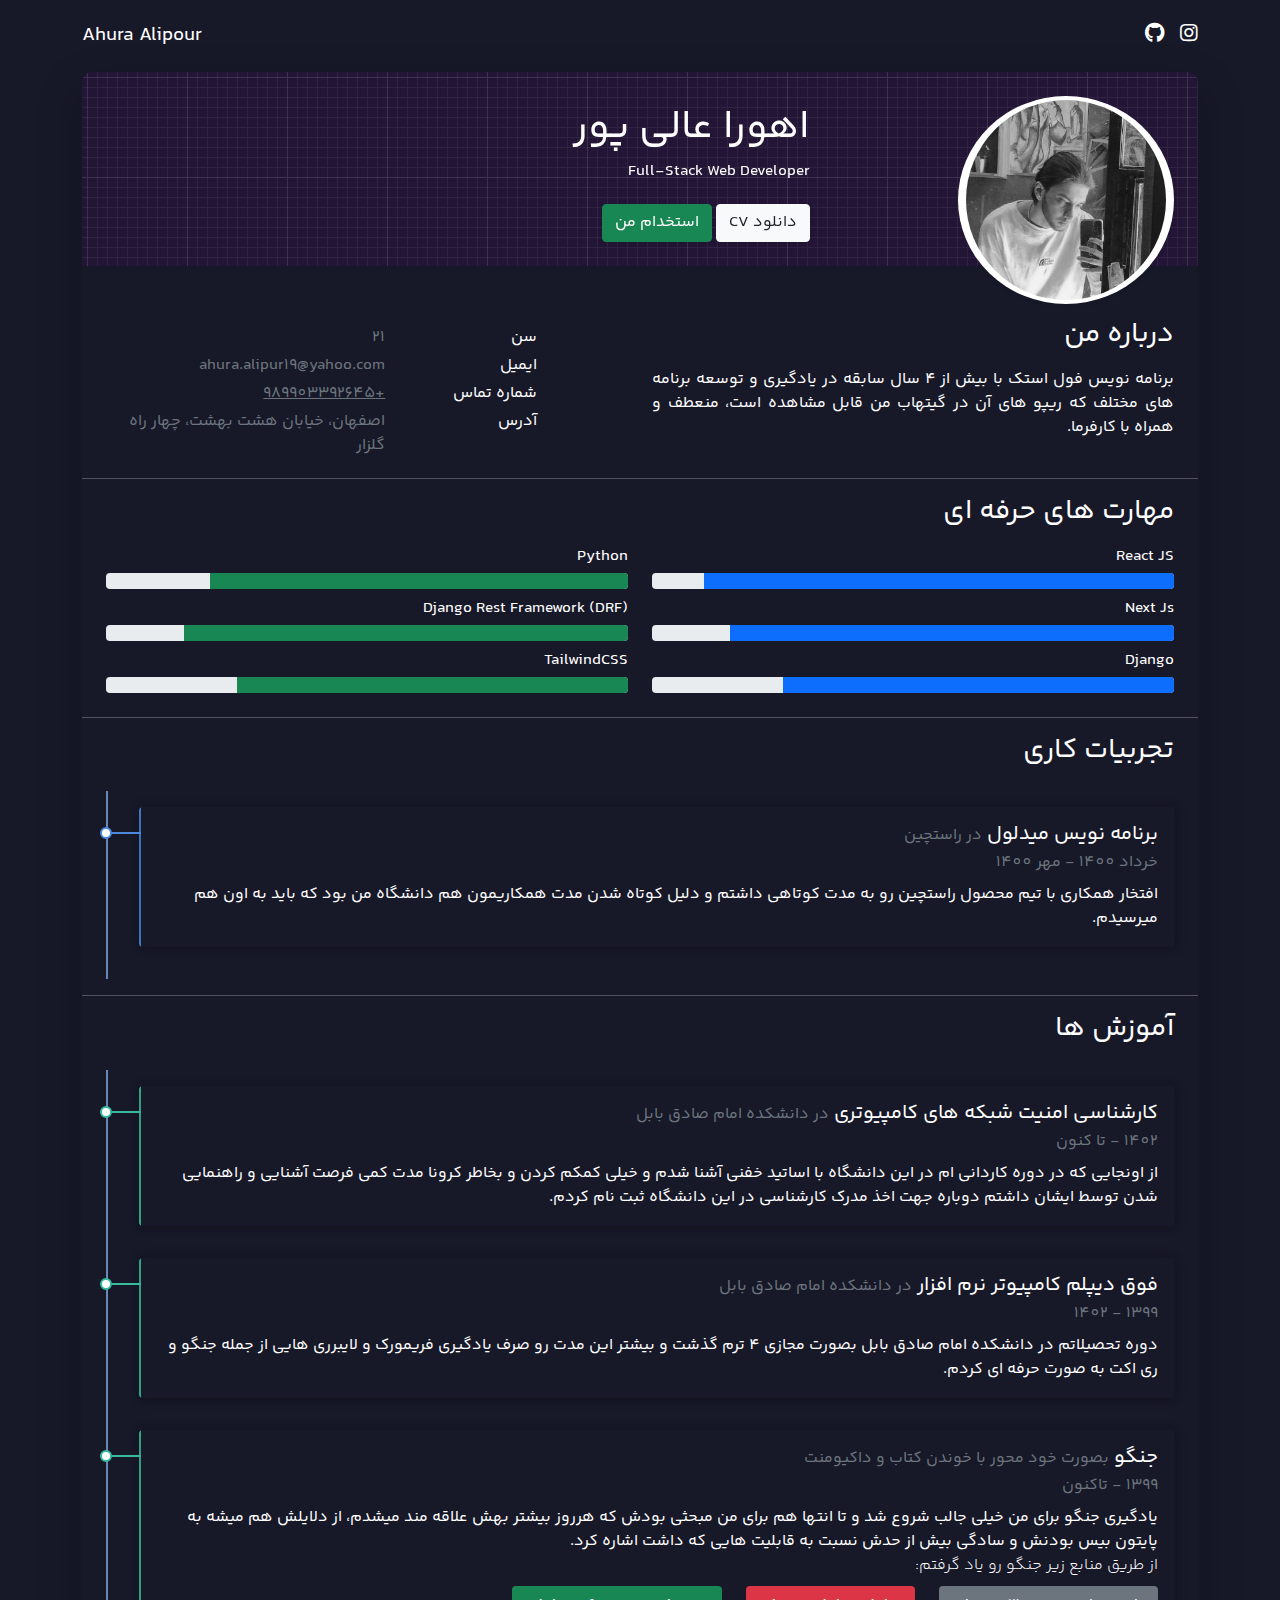
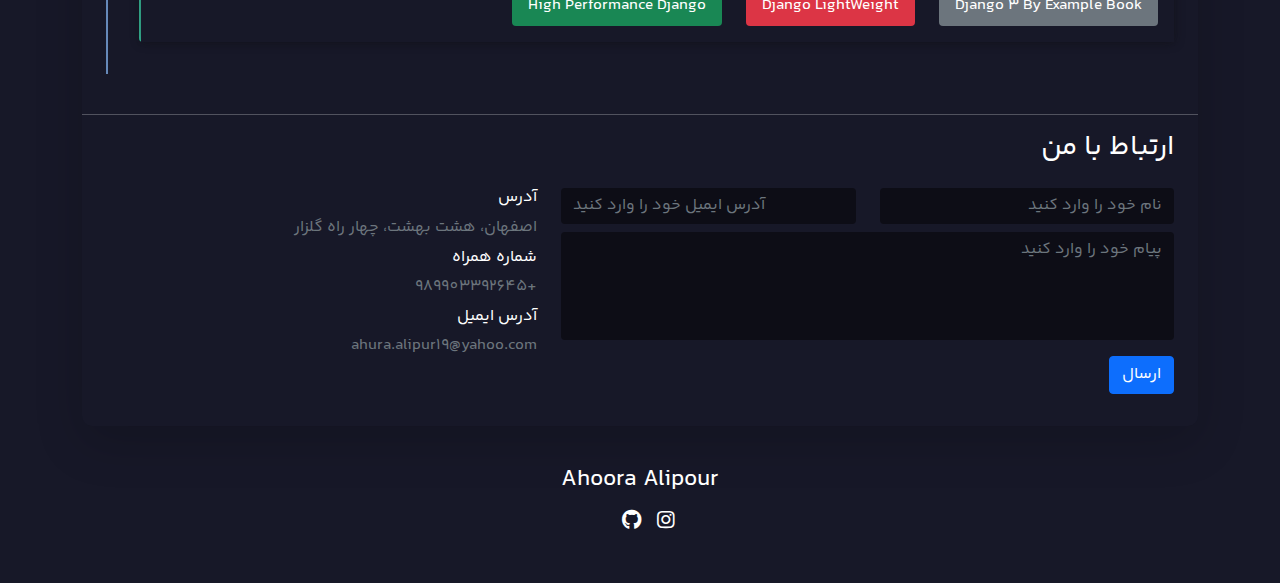
<file: index.html>
<!DOCTYPE html>
<html lang="en-US">
  <head>
    <meta charset="UTF-8">
    <meta http-equiv="X-UA-Compatible" content="IE=edge">
    <meta name="viewport" content="width=device-width, initial-scale=1">
    <title>Ahura Alipour</title>
    <link rel="preconnect" href="https://fonts.gstatic.com" crossorigin="crossorigin"/>
    <link rel="preload" as="style" href="https://fonts.googleapis.com/css2?family=Poppins:wght@600&amp;family=Roboto:wght@300;400;500;700&amp;display=swap"/>
    <link rel="stylesheet" href="https://fonts.googleapis.com/css2?family=Poppins:wght@600&amp;family=Roboto:wght@300;400;500;700&amp;display=swap" media="print" onload="this.media='all'"/>
    <noscript>
      <link rel="stylesheet" href="https://fonts.googleapis.com/css2?family=Poppins:wght@600&amp;family=Roboto:wght@300;400;500;700&amp;display=swap"/>
    </noscript>
    <link href="css/font-awesome/css/all.min.css?ver=1.2.0" rel="stylesheet">
    <link href="css/bootstrap.rtl.min.css" rel="stylesheet">
    <link href="css/aos.css?ver=1.2.0" rel="stylesheet">
    <link href="css/main.css?ver=1.2.0" rel="stylesheet">
    <noscript>
      <style type="text/css">
        [data-aos] {
            opacity: 1 !important;
            transform: translate(0) scale(1) !important;
        }
      </style>
    </noscript>
  </head>
  <body id="top">
    <header class="d-print-none">
      <div class="container text-center text-lg-left">
        <div class="py-3 clearfix">
          <h1 class="site-title mb-0">Ahura Alipour</h1>
          <div class="site-nav">
            <nav role="navigation">
              <ul class="nav justify-content-center gap-3">
                <li class="nav-item"><a class="nav-link" href="https://www.instagram.com/poweroffahura" title="Instagram"><i class="fab fa-instagram"></i><span class="menu-title sr-only">Instagram</span></a>
                </li>
                <li class="nav-item"><a class="nav-link" href="https://github.com/ahurable" title="Github"><i class="fab fa-github"></i><span class="menu-title sr-only">Github</span></a>
                </li>
              </ul>
            </nav>
          </div>
        </div>
      </div>
    </header>
    <div class="page-content">
      <div class="container">
<div class="cover shadow-lg bg-main">
  <div class="cover-bg p-3 p-lg-4 text-white">
    <div class="row">
      <div class="col-lg-4 col-md-5">
        <div class="avatar ms-auto me-auto ms-md-0 me-md-0 rounded-circle hover-effect bg-white shadow-sm p-1"><img src="images/avatar.jpg" width="200" height="200" class="rounded-circle"/></div>
      </div>
      <div class="col-lg-8 col-md-7 text-center text-md-start">
        <h2 class="h1 mt-2" data-aos="fade-left" data-aos-delay="0">اهورا عالی پور</h2>
        <p data-aos="fade-left" data-aos-delay="100">Full-Stack Web Developer</p>
        <div class="d-print-none" data-aos="fade-left" data-aos-delay="200"><a class="btn btn-light text-dark shadow-sm mt-1 me-1" href="resume.pdf" target="_blank">دانلود CV</a><a class="btn btn-success shadow-sm mt-1" href="#contact">استخدام من</a></div>
      </div>
    </div>
  </div>
  <div class="about-section pt-5 px-3 px-lg-4 mt-1">
    <div class="row">
      <div class="col-md-6">
        <h2 class="h3 mb-3">درباره من</h2>
        <p style="text-align: justify;">برنامه نویس فول استک با بیش از 4 سال سابقه در یادگیری و توسعه برنامه های مختلف که ریپو های آن در گیتهاب من قابل مشاهده است، منعطف و همراه با کارفرما.</p>
      </div>
      <div class="col-md-5 offset-md-1">
        <div class="row mt-2">
          <div class="col-sm-4">
            <div class="pb-1">سن</div>
          </div>
          <div class="col-sm-8">
            <div class="pb-1 text-secondary">21</div>
          </div>
          <div class="col-sm-4">
            <div class="pb-1">ایمیل</div>
          </div>
          <div class="col-sm-8">
            <div class="pb-1 text-secondary">ahura.alipur19@yahoo.com</div>
          </div>
          <div class="col-sm-4">
            <div class="pb-1">شماره تماس</div>
          </div>
          <div class="col-sm-8">
            <a href="tel:+989903392645" class="pb-1 text-secondary">+989903392645</a>
          </div>
          <div class="col-sm-4">
            <div class="pb-1">آدرس</div>
          </div>
          <div class="col-sm-8">
            <div class="pb-1 text-secondary">اصفهان، خیابان هشت بهشت، چهار راه گلزار</div>
          </div>
        </div>
      </div>
    </div>
  </div>
  <hr class="d-print-none"/>
  <div class="skills-section px-3 px-lg-4">
    <h2 class="h3 mb-3">مهارت های حرفه ای</h2>
    <div class="row">
      <div class="col-md-6">
        <div class="mb-2"><span>React JS</span>
          <div class="progress my-1">
            <div class="progress-bar bg-primary" role="progressbar" data-aos="zoom-in-left" data-aos-delay="100" data-aos-anchor=".skills-section" style="width: 90%" aria-valuenow="90" aria-valuemin="0" aria-valuemax="100"></div>
          </div>
        </div>
        <div class="mb-2"><span>Next Js</span>
          <div class="progress my-1">
            <div class="progress-bar bg-primary" role="progressbar" data-aos="zoom-in-left" data-aos-delay="200" data-aos-anchor=".skills-section" style="width: 85%" aria-valuenow="85" aria-valuemin="0" aria-valuemax="100"></div>
          </div>
        </div>
        <div class="mb-2"><span>Django</span>
          <div class="progress my-1">
            <div class="progress-bar bg-primary" role="progressbar" data-aos="zoom-in-left" data-aos-delay="300" data-aos-anchor=".skills-section" style="width: 75%" aria-valuenow="75" aria-valuemin="0" aria-valuemax="100"></div>
          </div>
        </div>
      </div>
      <div class="col-md-6">
        <div class="mb-2"><span>Python</span>
          <div class="progress my-1">
            <div class="progress-bar bg-success" role="progressbar" data-aos="zoom-in-left" data-aos-delay="400" data-aos-anchor=".skills-section" style="width: 80%" aria-valuenow="90" aria-valuemin="0" aria-valuemax="100"></div>
          </div>
        </div>
        <div class="mb-2"><span>Django Rest Framework (DRF)</span>
          <div class="progress my-1">
            <div class="progress-bar bg-success" role="progressbar" data-aos="zoom-in-left" data-aos-delay="500" data-aos-anchor=".skills-section" style="width: 85%" aria-valuenow="85" aria-valuemin="0" aria-valuemax="100"></div>
          </div>
        </div>
        <div class="mb-2"><span>TailwindCSS</span>
          <div class="progress my-1">
            <div class="progress-bar bg-success" role="progressbar" data-aos="zoom-in-left" data-aos-delay="600" data-aos-anchor=".skills-section" style="width: 75%" aria-valuenow="75" aria-valuemin="0" aria-valuemax="100"></div>
          </div>
        </div>
      </div>
    </div>
  </div>
  <hr class="d-print-none"/>
  <div class="work-experience-section px-3 px-lg-4">
    <h2 class="h3 mb-4">تجربیات کاری</h2>
    <div class="timeline">
      <div class="timeline-card timeline-card-primary card shadow-sm">
        <div class="card-body">
          <div class="h5 mb-1"> برنامه نویس میدلول <span class="text-muted h6">در راستچین</span></div>
          <div class="text-muted text-small mb-2">خرداد 1400 - مهر 1400</div>
          <div>افتخار همکاری با تیم محصول راستچین رو به مدت کوتاهی داشتم و دلیل کوتاه شدن مدت همکاریمون هم دانشگاه من بود که باید به اون هم میرسیدم.</div>
        </div>
      </div>
    </div>
  </div>
  <hr class="d-print-none"/>
  <div class="page-break"></div>
  <div class="education-section px-3 px-lg-4 pb-4">
    <h2 class="h3 mb-4">آموزش ها</h2>
    <div class="timeline">
      <div class="timeline-card timeline-card-success card shadow-sm">
        <div class="card-body">
          <div class="h5 mb-1"> کارشناسی امنیت شبکه های کامپیوتری <span class="text-muted h6"> در دانشکده امام صادق بابل</span></div>
          <div class="text-muted text-small mb-2">1402 - تا کنون</div>
          <div>از اونجایی که در دوره کاردانی ام در این دانشگاه با اساتید خفنی آشنا شدم و خیلی کمکم کردن و بخاطر کرونا مدت کمی فرصت آشنایی و راهنمایی شدن توسط ایشان داشتم دوباره جهت اخذ مدرک کارشناسی در این دانشگاه ثبت نام کردم.</div>
        </div>
      </div>
      <div class="timeline-card timeline-card-success card shadow-sm">
        <div class="card-body">
          <div class="h5 mb-1"> فوق دیپلم کامپیوتر نرم افزار <span class="text-muted h6">در دانشکده امام صادق بابل</span></div>
          <div class="text-muted text-small mb-2">1399 - 1402</div>
          <div>دوره تحصیلاتم در دانشکده امام صادق بابل بصورت مجازی 4 ترم گذشت و بیشتر این مدت رو صرف یادگیری فریمورک و لایبرری هایی از جمله جنگو و ری اکت به صورت حرفه ای کردم.</div>
        </div>
      </div>
      <div class="timeline-card timeline-card-success card shadow-sm">
        <div class="card-body">
          <div class="h5 mb-1"> جنگو <span class="text-muted h6"> بصورت خود محور با خوندن کتاب و داکیومنت </span></div>
          <div class="text-muted text-small mb-2">1399 - تاکنون</div>
          <div> یادگیری جنگو برای من خیلی جالب شروع شد و تا انتها هم برای من مبحثی بودش که هرروز بیشتر بهش علاقه مند میشدم، از دلایلش هم میشه به پایتون بیس بودنش  و سادگی بیش از حدش نسبت به قابلیت هایی که داشت اشاره کرد.</div>
          <div><span class="fw-light">از طریق منابع زیر جنگو رو یاد گرفتم:</span></div>
          <div class="d-flex flex-wrap gap-4 mt-2">

            <span class="d-block px-3 py-2 bg-secondary text-white rounded-2">Django 3 By Example Book</span>
            <span class="d-block px-3 py-2 bg-danger text-white rounded-2">Django LightWeight</span>
            <span class="d-block px-3 py-2 bg-success text-white rounded-2">High Performance Django</span>
          
          </div>
        </div>
      </div>
    </div>
  </div>
  <hr class="d-print-none"/>
  <div class="contant-section px-3 px-lg-4 pb-4" id="contact">
    <h2 class="h3 text mb-3">ارتباط با من</h2>
    <div class="row">
      <div class="col-md-7 d-print-none">
        <div class="my-2"><form action="form.php"
    method="POST">
  <div class="row">
    <div class="col-6">
      <input class="form-control" type="text" id="name" name="name" placeholder="نام خود را وارد کنید" required>
    </div>
    <div class="col-6">
      <input class="form-control" type="email" id="email" name="replyto" placeholder="آدرس ایمیل خود را وارد کنید" required>
    </div>
  </div>
  <div class="form-group my-2">
    <textarea class="form-control" style="resize: none;" id="message" name="message" rows="4"  placeholder="پیام خود را وارد کنید" required></textarea>
  </div>
  <button class="btn btn-primary mt-2" type="submit">ارسال</button>
</form>
        </div>
      </div>
      <div class="col">
        <div class="mt-2">
          <h3 class="h6">آدرس</h3>
          <div class="pb-2 text-secondary">اصفهان، هشت بهشت، چهار راه گلزار</div>
          <h3 class="h6">شماره همراه</h3>
          <div class="pb-2 text-secondary">+989903392645</div>
          <h3 class="h6">آدرس ایمیل</h3>
          <div class="pb-2 text-secondary">ahura.alipur19@yahoo.com</div>
        </div>
      </div>
      <div class="col d-none d-print-block">
        <div class="mt-2">
          <div>
            <div class="mb-2">
              <div class="text-dark"><i class="fab fa-twitter mr-1"></i><span>https://twitter.com/templateflip</span>
              </div>
            </div>
            <div class="mb-2">
              <div class="text-dark"><i class="fab fa-facebook mr-1"></i><span>https://www.facebook.com/templateflip</span>
              </div>
            </div>
            <div class="mb-2">
              <div class="text-dark"><i class="fab fa-instagram mr-1"></i><span>https://www.instagram.com/templateflip</span>
              </div>
            </div>
            <div class="mb-2">
              <div class="text-dark"><i class="fab fa-github mr-1"></i><span>https://github.com/templateflip</span>
              </div>
            </div>
          </div>
        </div>
      </div>
    </div>
  </div>
</div></div>
    </div>
    <footer class="pt-4 pb-4 text-muted text-center d-print-none">
      <div class="container">
        <div class="my-3">
          <div class="h4">Ahoora Alipour</div>
          <div class="footer-nav">
            <nav role="navigation">
              <ul class="nav justify-content-center gap-3">
                <li class="nav-item"><a class="nav-link" href="https://www.instagram.com/poweroffahura" title="Instagram"><i class="fab fa-instagram"></i><span class="menu-title sr-only">Instagram</span></a>
                </li>
                <li class="nav-item"><a class="nav-link" href="https://github.com/ahurable" title="Github"><i class="fab fa-github"></i><span class="menu-title sr-only">Github</span></a>
                </li>
              </ul>
            </nav>
          </div>
        </div>
      </div>
    </footer>
    <script src="scripts/bootstrap.bundle.min.js?ver=1.2.0"></script>
    <script src="scripts/aos.js?ver=1.2.0"></script>
    <script src="scripts/main.js?ver=1.2.0"></script>
  </body>
</html>
</file>
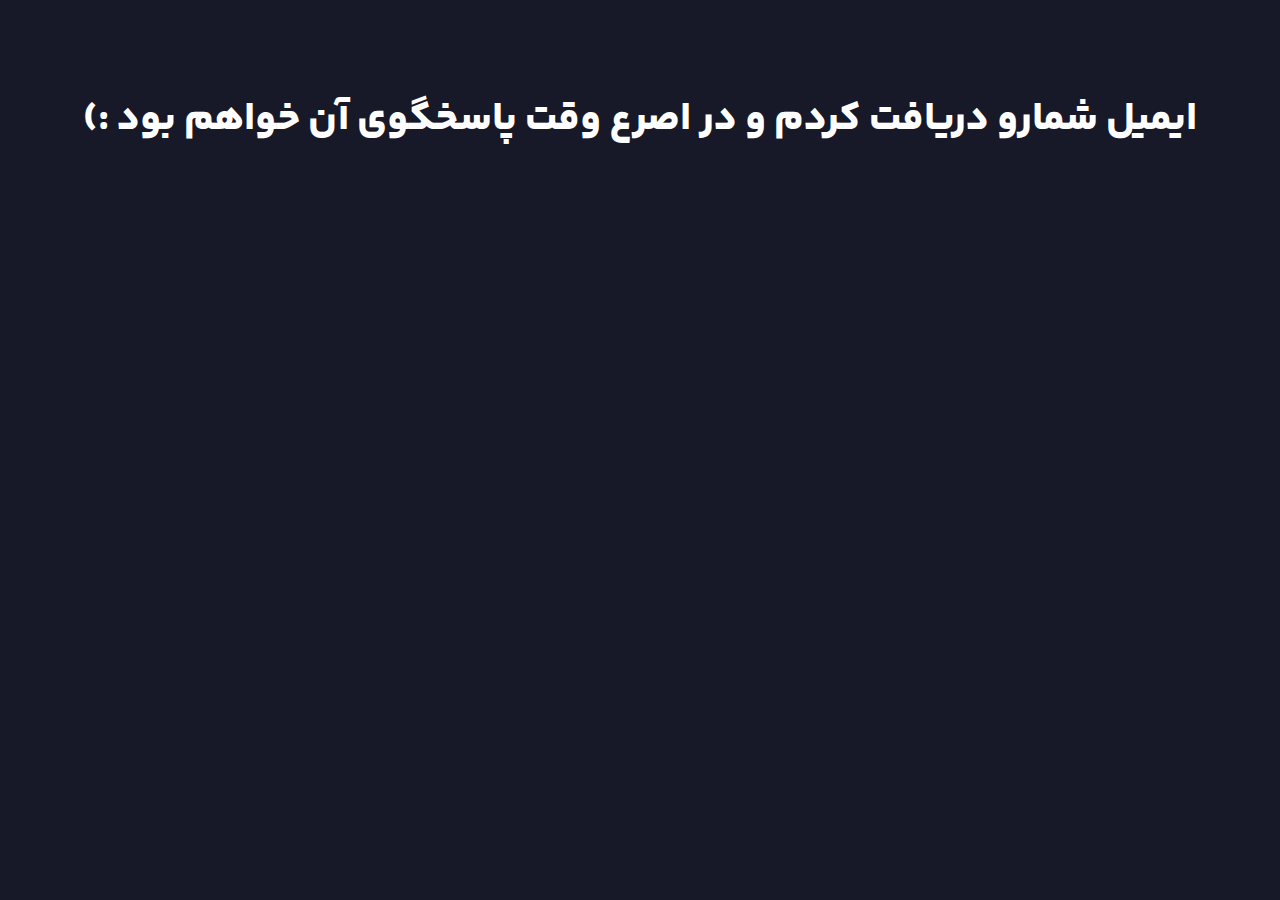
<file: thank-you.html>
<!DOCTYPE html>
<html lang="en">
<head>
    <meta charset="UTF-8">
    <meta name="viewport" content="width=device-width, initial-scale=1.0">
    <title>ایمیل شمارو دریافت کردم</title>
    <link rel="stylesheet" href="./css/bootstrap.rtl.min.css">
    <link rel="stylesheet" href="./css/main.css">
</head>
<body>
    <section class="contianer mt-5 pt-5 text-center">
        <h1 class="fw-bolder">ایمیل شمارو دریافت کردم و در اصرع وقت پاسخگوی آن خواهم بود :)</h1>
    </section>
</body>
<script>
    setInterval(function () {
        window.location.replace('/')
    }, 3000)
</script>
</html>
</file>
<file: css/main.css>
/* Buttons */
/* Inputs */
/* Timeline custom component */
@font-face {
  font-family: 'yekanbakh';
  font-weight: 400;
  src: url('../font/YekanBakhFaNum-Regular.woff'), format('.woff'),
  url('../font/woff2/YekanBakhFaNum-Regular.woff2') format('woff2'),
  url('../font/tff/YekanBakhFaNum-Regular.ttf') format('truetype');
  -webkit-font-smoothing: antialiased;
  -moz-osx-font-smoothing: antialiased;
}

@font-face {
  font-family: 'yekanbakh';
  font-weight: 500;
  src: url('../font/YekanBakhFaNum-Regular.woff'), format('.woff'),
  url('../font/woff2/YekanBakhFaNum-Regular.woff2') format('woff2'),
  url('../font/tff/YekanBakhFaNum-Regular.ttf') format('truetype');
  -webkit-font-smoothing: antialiased;
  -moz-osx-font-smoothing: antialiased;
}

@font-face {
  font-family: 'yekanbakh';
  font-weight: 700;
  src: url('../font/YekanBakhFaNum-Bold.woff') format('woff'),
      url('../font/woff2/YekanBakhFaNum-Bold.woff2') format('woff2'),
      url('../font/tff/YekanBakhFaNum-Bold.ttf') format('truetype')
  ;
  -webkit-font-smoothing: antialiased;
  -moz-osx-font-smoothing: antialiased;
}

@font-face {
  font-family: 'yekanbakh';
  font-weight: 100;
  src: url('../font/YekanBakhFaNum-Thin.woff') format('.woff'),
  url('../font/woff2/YekanBakhFaNum-Thin.woff2') format('woff2'),
  url('../font/tff/YekanBakhFaNum-Thin.ttf') format('truetype');
  -webkit-font-smoothing: antialiased;
  -moz-osx-font-smoothing: antialiased;
}

@font-face {
  font-family: 'yekanbakh';
  font-weight: 300;
  src: url('../font/YekanBakhFaNum-Light.woff') format('.woff'),
  url('../font/woff2/YekanBakhFaNum-Light.woff2') format('woff2'),
  url('../font/tff/YekanBakhFaNum-Light.ttf') format('truetype');
  -webkit-font-smoothing: antialiased;
  -moz-osx-font-smoothing: antialiased;
}

@font-face {
  font-family: 'yekanbakh';
  font-weight: 600;
  src: url('../font/YekanBakhFaNum-SemiBold.woff') format('.woff'),
  url('../font/woff2/YekanBakhFaNum-SemiBold.woff2') format('woff2'),
  url('../font/tff/YekanBakhFaNum-SemiBold.ttf') format('truetype');
  -webkit-font-smoothing: antialiased;
  -moz-osx-font-smoothing: antialiased;
}

@font-face {
  font-family: 'yekanbakh';
  font-weight: 700;
  src: url('../font/YekanBakhFaNum-ExtraBold.woff') format('.woff'),
  url('../font/woff2/YekanBakhFaNum-ExtraBold.woff2') format('woff2'),
  url('../font/tff/YekanBakhFaNum-ExtraBold.ttf') format('truetype');
  -webkit-font-smoothing: antialiased;
  -moz-osx-font-smoothing: antialiased;
}

* {
  font-family: 'yekanbakh';
  color: white;
}

.bg-main {
  background-color: #171828 !important;
}

body {
  direction: rtl;
  background-color: #171828 !important;
}
.timeline {
  border-left: 2px solid #6689b9;
  padding: 1rem 0; }

.timeline-card {
  position: relative;
  margin-left: 31px;
  border-top: none;
  border-right: none;
  border-bottom: none;
  border-left: 2px solid !important;
  margin-bottom: 2rem; }

.timeline-card:last-child {
  margin-bottom: 1rem; }

.timeline-card:before {
  content: '';
  display: inline-block;
  position: absolute;
  background-color: #fff;
  border-radius: 10px;
  width: 12px;
  height: 12px;
  top: 20px;
  left: -41px;
  border: 2px solid;
  z-index: 2; }

  .card-body{
    background-color: #171828;
    box-shadow: 0px 0px 10px #1313136d;
  }

.timeline-card:after {
  content: '';
  display: inline-block;
  position: absolute;
  background-color: currentColor;
  width: 29px;
  height: 2px;
  top: 25px;
  left: -29px;
  z-index: 1; }

.timeline-card-primary {
  border-left-color: #4A89DC !important; }

.timeline-card-primary:before {
  border-color: #4A89DC !important; }

.timeline-card-primary:after {
  background-color: #4A89DC; }

.timeline-card-success {
  border-left-color: #37BC9B !important; }

.timeline-card-success:before {
  border-color: #37BC9B !important; }

.timeline-card-success:after {
  background-color: #37BC9B; }

html {
  scroll-behavior: smooth; }

.site-title {
  font-size: 1.25rem;
  line-height: 2.5rem; }

.nav-link {
  padding: 0;
  font-size: 1.25rem;
  line-height: 2.5rem;
  color: rgba(0, 0, 0, 0.5); }

.nav-link:hover,
.nav-link:focus,
.active .nav-link {
  color: rgba(0, 0, 0, 0.8); }

.nav-item + .nav-item {
  margin-left: 1rem; }

.cover {
  border-radius: 10px; }

.cover-bg {
  background-color: #231535;
  background-image: url("data:image/svg+xml,%3Csvg xmlns='http://www.w3.org/2000/svg' width='100' height='100' viewBox='0 0 100 100'%3E%3Cg fill-rule='evenodd'%3E%3Cg fill='%23ffffff' fill-opacity='0.12'%3E%3Cpath opacity='.5' d='M96 [base64] 0v-9h-9v9h9zm-10 0v-9h-9v9h9zm-10 0v-9h-9v9h9zm-10 0v-9h-9v9h9zm-10 0v-9h-9v9h9zm-10 0v-9h-9v9h9zm-10 0v-9h-9v9h9zm-10 0v-9h-9v9h9zm-9-10h9v-9h-9v9zm10 0h9v-9h-9v9zm10 0h9v-9h-9v9zm10 0h9v-9h-9v9zm10 0h9v-9h-9v9zm10 0h9v-9h-9v9zm10 0h9v-9h-9v9zm10 0h9v-9h-9v9zm9-10v-9h-9v9h9zm-10 0v-9h-9v9h9zm-10 0v-9h-9v9h9zm-10 0v-9h-9v9h9zm-10 0v-9h-9v9h9zm-10 0v-9h-9v9h9zm-10 0v-9h-9v9h9zm-10 0v-9h-9v9h9zm-9-10h9v-9h-9v9zm10 0h9v-9h-9v9zm10 0h9v-9h-9v9zm10 0h9v-9h-9v9zm10 0h9v-9h-9v9zm10 0h9v-9h-9v9zm10 0h9v-9h-9v9zm10 0h9v-9h-9v9zm9-10v-9h-9v9h9zm-10 0v-9h-9v9h9zm-10 0v-9h-9v9h9zm-10 0v-9h-9v9h9zm-10 0v-9h-9v9h9zm-10 0v-9h-9v9h9zm-10 0v-9h-9v9h9zm-10 0v-9h-9v9h9zm-9-10h9v-9h-9v9zm10 0h9v-9h-9v9zm10 0h9v-9h-9v9zm10 0h9v-9h-9v9zm10 0h9v-9h-9v9zm10 0h9v-9h-9v9zm10 0h9v-9h-9v9zm10 0h9v-9h-9v9zm9-10v-9h-9v9h9zm-10 0v-9h-9v9h9zm-10 0v-9h-9v9h9zm-10 0v-9h-9v9h9zm-10 0v-9h-9v9h9zm-10 0v-9h-9v9h9zm-10 0v-9h-9v9h9zm-10 0v-9h-9v9h9zm-9-10h9v-9h-9v9zm10 0h9v-9h-9v9zm10 0h9v-9h-9v9zm10 0h9v-9h-9v9zm10 0h9v-9h-9v9zm10 0h9v-9h-9v9zm10 0h9v-9h-9v9zm10 0h9v-9h-9v9z'/%3E%3Cpath d='M6 5V0H5v5H0v1h5v94h1V6h94V5H6z'/%3E%3C/g%3E%3C/g%3E%3C/svg%3E");
  border-radius: 10px 10px 0 0; }

.avatar {
  max-width: 216px;
  max-height: 216px;
  margin-top: 0px;
  text-align: center;
 }

.avatar img {
  /* Safari 6.0 - 9.0 */
  filter: grayscale(100%);
  transition: all 0.5s;
}

.avatar img:hover {
  filter: grayscale(0)
}

.form-control {
  background-color: #0d0d16;
  border: none
}

.form-control:focus {
  background-color: #171828;
}

footer a:not(.nav-link) {
  color: inherit;
  border-bottom: 1px dashed;
  text-decoration: none;
  cursor: pointer; }

@media (min-width: 48em) {
  .site-title {
    float: left; }
  .site-nav {
    float: right; }
  .avatar {
    margin-bottom: -80px;
    margin-left: 0; } }

@media print {
  body {
    background-color: #fff; }
  .container {
    width: auto;
    max-width: 100%;
    padding: 0; }
  .cover, .cover-bg {
    border-radius: 0; }
  .cover.shadow-lg {
    box-shadow: none !important; }
  .cover-bg {
    padding: 5rem !important;
    padding-bottom: 10px !important; }
  .avatar {
    margin-top: -10px; }
  .about-section {
    padding: 6.5rem 5rem 2rem !important; }
  .skills-section,
  .work-experience-section,
  .education-section,
  .contant-section {
    padding: 1.5rem 5rem 2rem !important; }
  .page-break {
    padding-top: 5rem;
    page-break-before: always; } }
</file>
